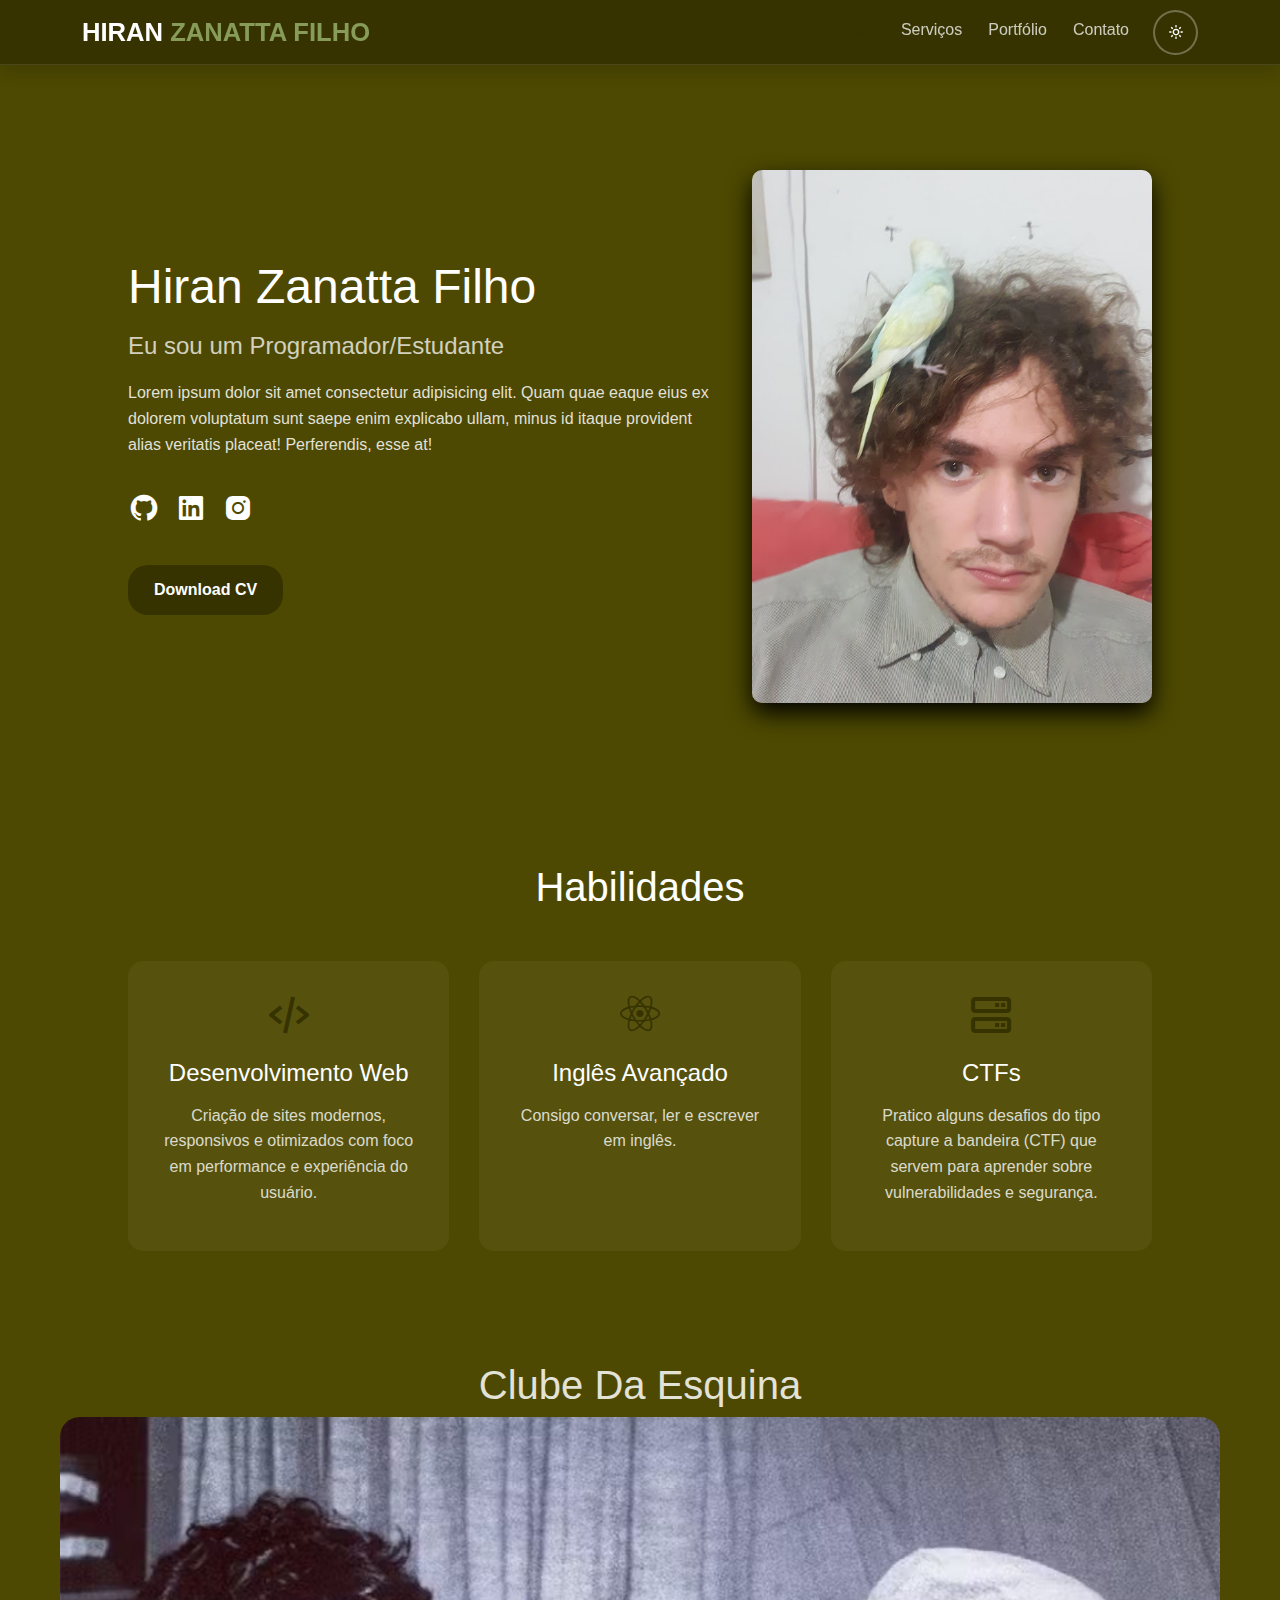
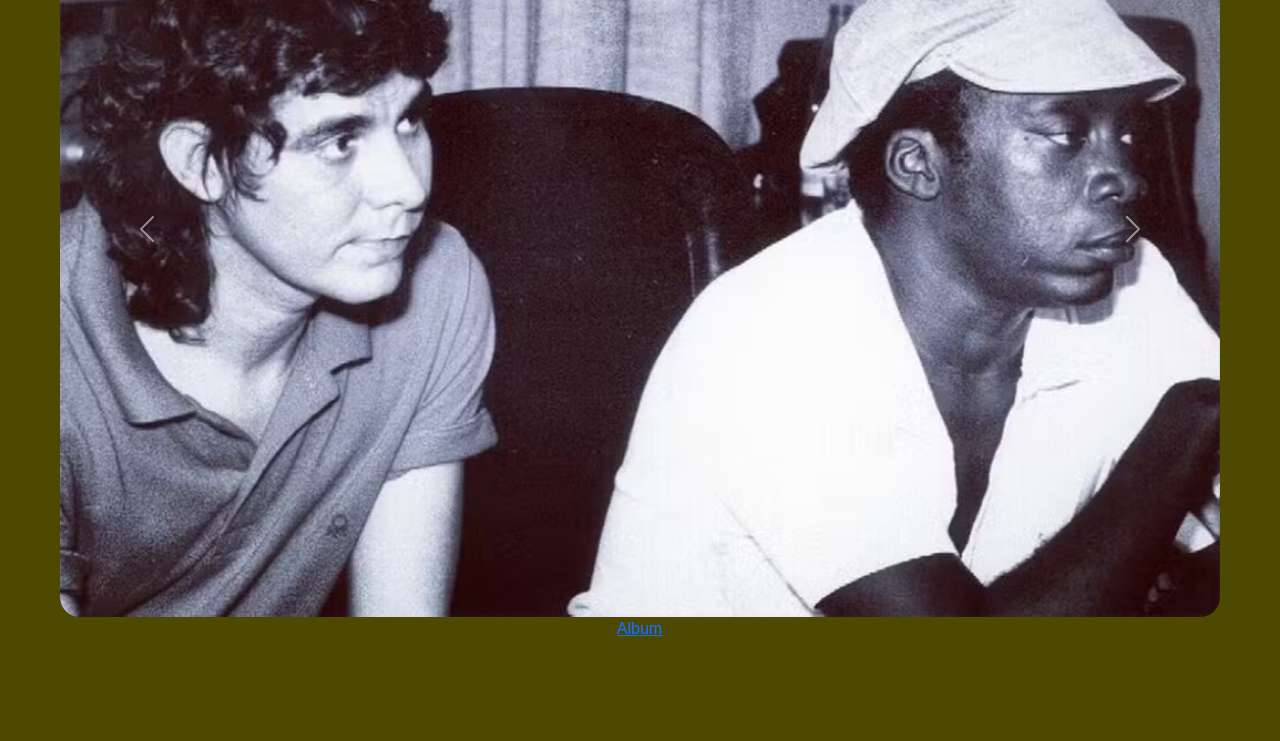
<file: index.html>
<!DOCTYPE html>
<html lang="pt-BR">
<head>
    <meta charset="UTF-8">
    <meta name="viewport" content="width=device-width, initial-scale=1.0">
    <title>Meu Portfólio - Hiran Zanatta Filho</title>

    <link href='https://unpkg.com/boxicons@2.1.4/css/boxicons.min.css' rel='stylesheet'>
    <link href="https://cdn.jsdelivr.net/npm/bootstrap@5.3.3/dist/css/bootstrap.min.css" rel="stylesheet">
    <link rel="stylesheet" href="/css/style.css">
    <link rel="stylesheet" href="/css/temaclaro.css">
</head>
<body>
 
    <nav class="navbar navbar-expand-lg navbar-dark bg-dark fixed-top shadow">
        <div class="container">
            <a class="navbar-brand fw-bold" href="#home">
            Hiran <span style="color: #889C5A;">Zanatta Filho</span>
            </a>
            <button class="navbar-toggler" type="button" data-bs-toggle="collapse" data-bs-target="#navbarNav" 
                    aria-controls="navbarNav" aria-expanded="false" aria-label="Toggle navigation">
            <i class='bx bx-menu fs-1 text-light'></i>
            </button>
            <div class="collapse navbar-collapse justify-content-end" id="navbarNav">
            <ul class="navbar-nav">
                <li class="nav-item">
                    <a class="nav-link active" href="#home">Início</a>
                </li>
                <li class="nav-item">
                <a class="nav-link" href="#services">Serviços</a>
                </li>
                <li class="nav-item">
                <a class="nav-link" href="#portfolio">Portfólio</a>
                </li>
                <li class="nav-item">
                <a class="nav-link" href="#contact">Contato</a>
                </li>
                <li class="nav-item ms-3">
                    <button id="themeToggle" class="btn btn-outline-light theme-toggle" type="button" title="alternar tema">
                        <i class="bx bx-sun theme-icon">

                        </i>
                    </button>
                </li>
            </ul>
            </div>
        </div>
    </nav>

    <!-- AULA 02 -->
    <section class="home" id="home">
        <div class="home-content">
            <h1>Hiran Zanatta Filho</h1>
            <h3>Eu sou um Programador/Estudante</h3>

            <p>
                Lorem ipsum dolor sit amet consectetur adipisicing elit. Quam quae eaque eius ex dolorem voluptatum sunt saepe enim explicabo ullam, minus id itaque provident alias veritatis placeat! Perferendis, esse at!
            </p>
            
            <div class="social-media">
                <a href="https://github.com/hiranzrc" target="_blank">
                    <i class="bx bxl-github"></i>
                </a>
                <a href="https://br.linkedin.com/in/hiran-zanatta-filho-b6a787217" target="_blank">
                    <i class="bx bxl-linkedin-square"></i>
                </a>
                <a href="https://instagram.com/hiranzf" target="_blank">
                    <i class="bx bxl-instagram-alt"></i>
                </a>
            </div>

            <a href="CV - Josué Henrique BR.pdf" class="btn" download="CV - Josué Henrique BR.pdf">Download CV</a>
        </div>

        <div class="home-img">
            <img src="../imgs/Foto.jpg" alt="Foto do Perfil">
        </div>
    </section>

  
    <section class="services" id="services">
        <h2 class="heading">Habilidades</h2>

        <div class="services-container">
            <div class="service-box">
                <i class='bx bx-code-alt'></i>
                <h3>Desenvolvimento Web</h3>
                <p>Criação de sites modernos, responsivos e otimizados com foco em performance e experiência do usuário.</p>
            </div>

            <div class="service-box">
                <i class='bx bxl-react'></i>
                <h3>Inglês Avançado</h3>
                <p>Consigo conversar, ler e escrever em inglês.</p>
            </div>

            <div class="service-box">
                <i class='bx bx-server'></i>
                <h3>CTFs</h3>
                <p>Pratico alguns desafios do tipo capture a bandeira (CTF) que servem para aprender sobre vulnerabilidades e segurança.</p>
            </div>

            
        </div>
    </section>

    
    <section class="carousel">
        <h1>Clube Da Esquina</h1>
        <div id="carouselExample" class="carousel slide carouselImages">
            <div class="carousel-inner">
              <div class="carousel-item active">
                <img src="../imgs/Foto1.png" class="d-block w-100" alt="...">
              </div>
              <div class="carousel-item">
                <img src="../imgs/Foto2.png" class="d-block w-100" alt="...">
              </div>
              <div class="carousel-item">
                <img src="../imgs/Foto3.png" class="d-block w-100" alt="...">
              </div>
              <div class="carousel-item">
                <img src="../imgs/Foto4..jpg" class="d-block w-100" alt="...">
              </div>
              <div class="carousel-item">
                <img src="../imgs/foto5.jpeg" class="d-block w-100" alt="...">
              </div>
            </div>
            <a class ="Album" href="https://www.youtube.com/watch?v=SiK-EjIEKwc&list=RDSiK-EjIEKwc&start_radio=1&pp=ygUWY2x1YmUgZGEgZXNxdWluYSBhbGJ1baAHAQ%3D%3D">Album</a>
            <button class="carousel-control-prev" type="button" data-bs-target="#carouselExample" data-bs-slide="prev">
              <span class="carousel-control-prev-icon" aria-hidden="true"></span>
              <span class="visually-hidden">Previous</span>
            </button>
            <button class="carousel-control-next" type="button" data-bs-target="#carouselExample" data-bs-slide="next">
              <span class="carousel-control-next-icon" aria-hidden="true"></span>
              <span class="visually-hidden">Next</span>
            </button>
          </div>
    </section>

    <script src="https://cdn.jsdelivr.net/npm/bootstrap@5.3.3/dist/js/bootstrap.bundle.min.js"></script>
    <script src="/js/lightmode.js"></script>
</body>
</html>
</file>
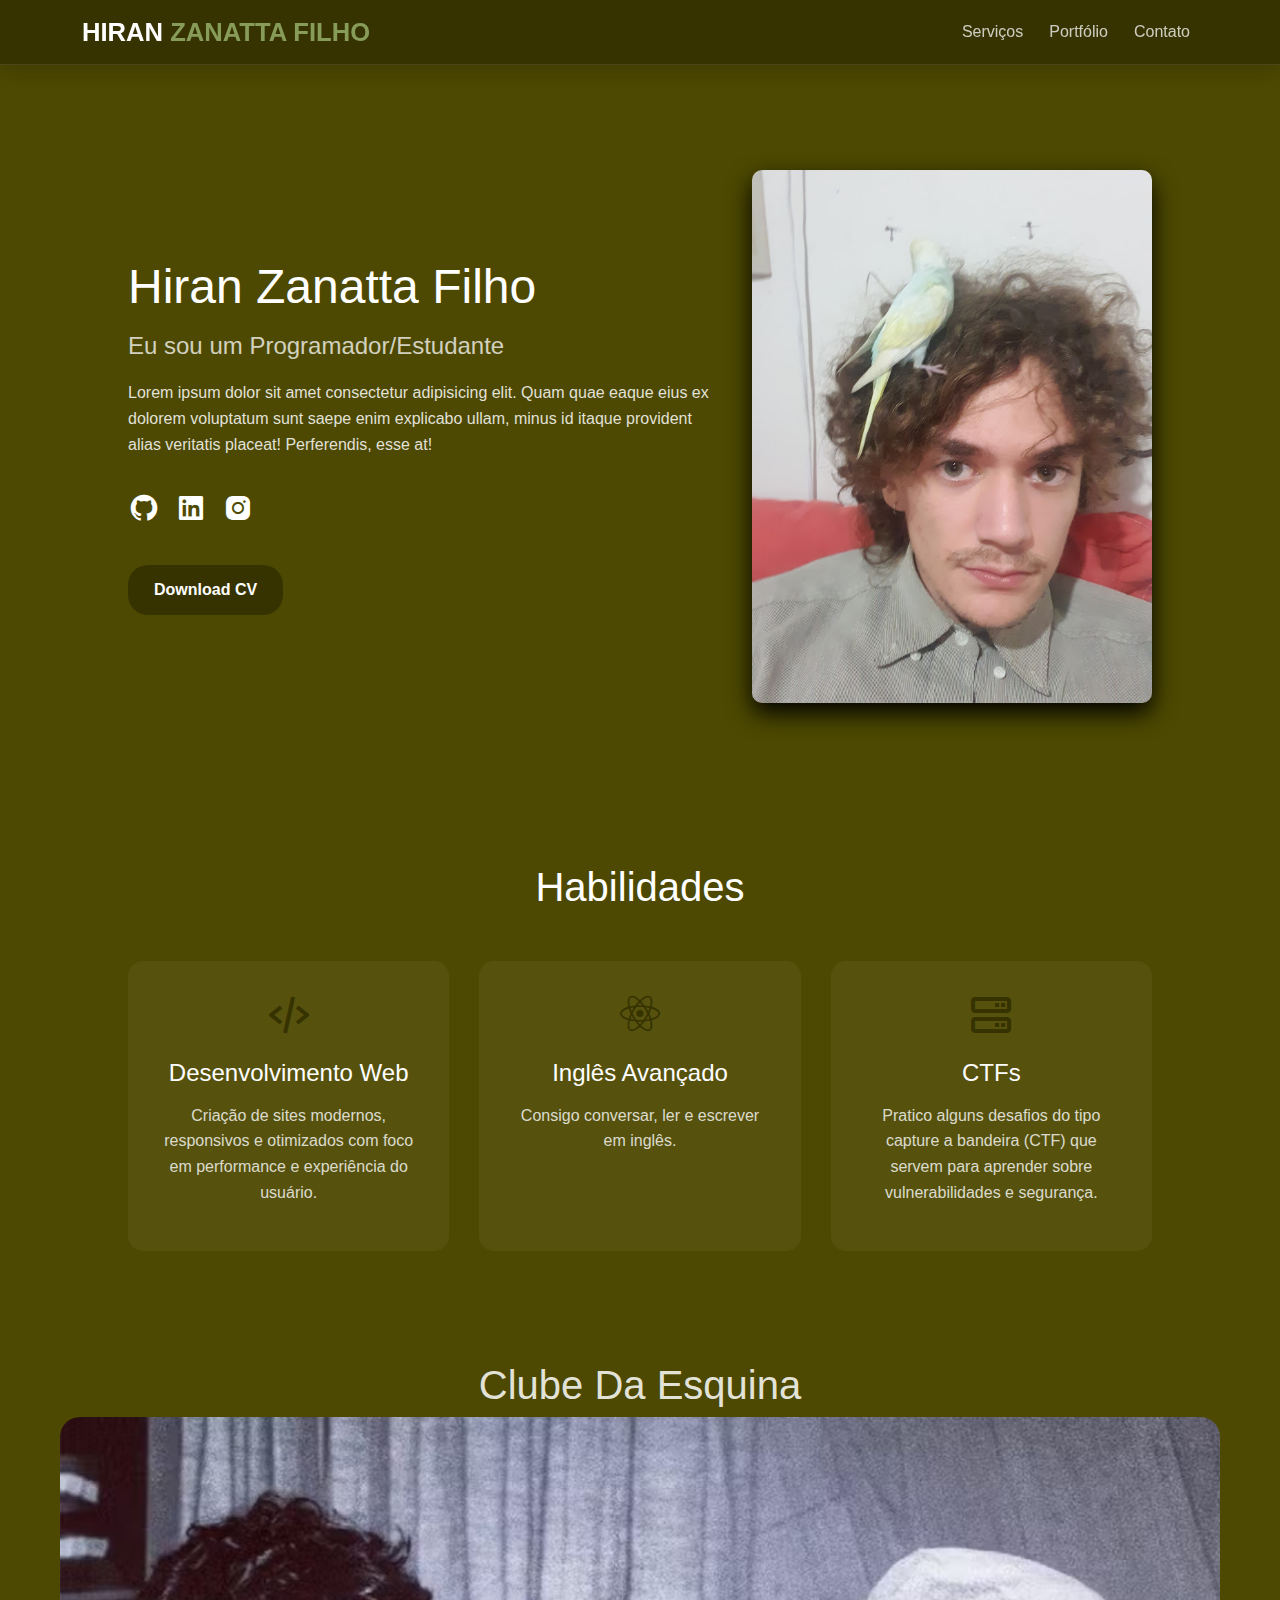
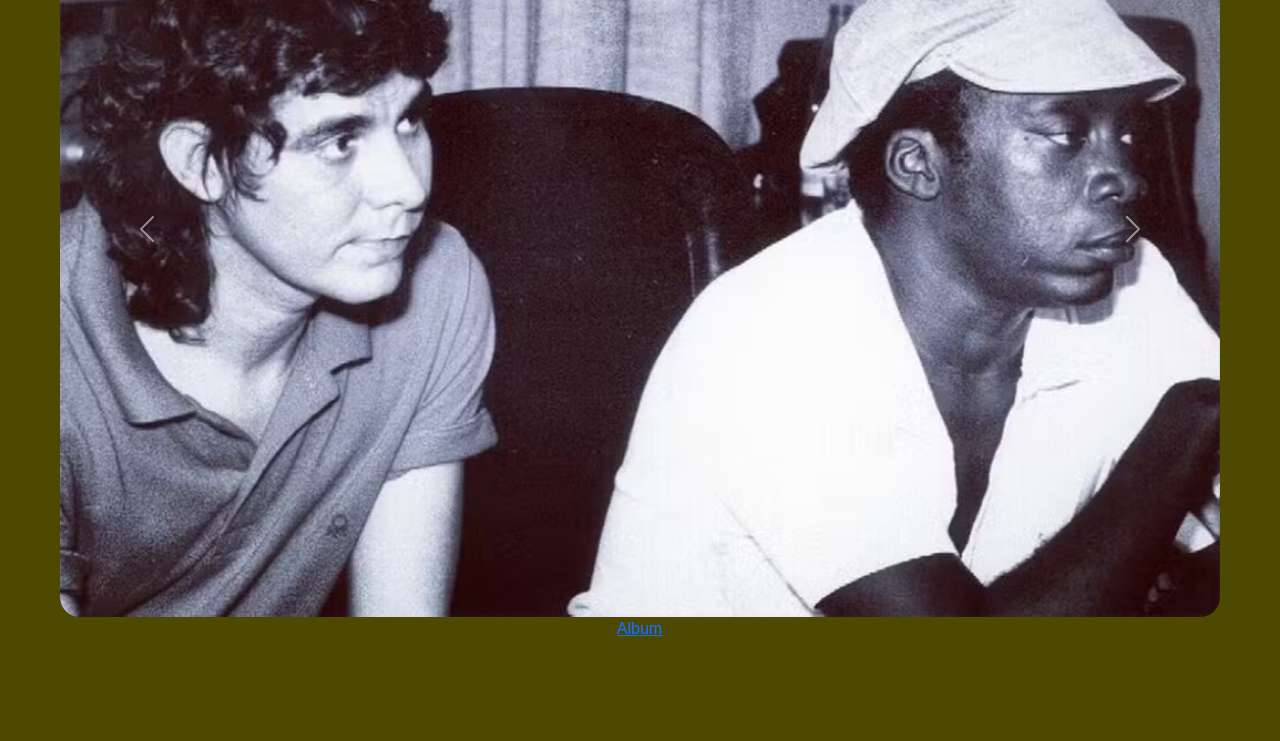
<file: pages/index.html>
<!DOCTYPE html>
<html lang="pt-BR">
<head>
    <meta charset="UTF-8">
    <meta name="viewport" content="width=device-width, initial-scale=1.0">
    <title>Meu Portfólio - Josue Henrique</title>

    <link href='https://unpkg.com/boxicons@2.1.4/css/boxicons.min.css' rel='stylesheet'>
    <link href="https://cdn.jsdelivr.net/npm/bootstrap@5.3.3/dist/css/bootstrap.min.css" rel="stylesheet">
    <link rel="stylesheet" href="../css/style.css">
</head>
<body>
 
    <nav class="navbar navbar-expand-lg navbar-dark bg-dark fixed-top shadow">
        <div class="container">
            <a class="navbar-brand fw-bold" href="#home">
            Hiran <span style="color: #889C5A;">Zanatta Filho</span>
            </a>
            <button class="navbar-toggler" type="button" data-bs-toggle="collapse" data-bs-target="#navbarNav" 
                    aria-controls="navbarNav" aria-expanded="false" aria-label="Toggle navigation">
            <i class='bx bx-menu fs-1 text-light'></i>
            </button>
            <div class="collapse navbar-collapse justify-content-end" id="navbarNav">
            <ul class="navbar-nav">
                <li class="nav-item">
                    <a class="nav-link active" href="#home">Início</a>
                </li>
                <li class="nav-item">
                <a class="nav-link" href="#services">Serviços</a>
                </li>
                <li class="nav-item">
                <a class="nav-link" href="#portfolio">Portfólio</a>
                </li>
                <li class="nav-item">
                <a class="nav-link" href="#contact">Contato</a>
                </li>
            </ul>
            </div>
        </div>
    </nav>

    <!-- AULA 02 -->
    <section class="home" id="home">
        <div class="home-content">
            <h1>Hiran Zanatta Filho</h1>
            <h3>Eu sou um Programador/Estudante</h3>

            <p>
                Lorem ipsum dolor sit amet consectetur adipisicing elit. Quam quae eaque eius ex dolorem voluptatum sunt saepe enim explicabo ullam, minus id itaque provident alias veritatis placeat! Perferendis, esse at!
            </p>
            
            <div class="social-media">
                <a href="https://github.com/hiranzrc" target="_blank">
                    <i class="bx bxl-github"></i>
                </a>
                <a href="https://br.linkedin.com/in/hiran-zanatta-filho-b6a787217" target="_blank">
                    <i class="bx bxl-linkedin-square"></i>
                </a>
                <a href="https://instagram.com/hiranzf" target="_blank">
                    <i class="bx bxl-instagram-alt"></i>
                </a>
            </div>

            <a href="CV - Josué Henrique BR.pdf" class="btn" download="CV - Josué Henrique BR.pdf">Download CV</a>
        </div>

        <div class="home-img">
            <img src="../imgs/Foto.jpg" alt="Foto do Perfil">
        </div>
    </section>

  
    <section class="services" id="services">
        <h2 class="heading">Habilidades</h2>

        <div class="services-container">
            <div class="service-box">
                <i class='bx bx-code-alt'></i>
                <h3>Desenvolvimento Web</h3>
                <p>Criação de sites modernos, responsivos e otimizados com foco em performance e experiência do usuário.</p>
            </div>

            <div class="service-box">
                <i class='bx bxl-react'></i>
                <h3>Inglês Avançado</h3>
                <p>Consigo conversar, ler e escrever em inglês.</p>
            </div>

            <div class="service-box">
                <i class='bx bx-server'></i>
                <h3>CTFs</h3>
                <p>Pratico alguns desafios do tipo capture a bandeira (CTF) que servem para aprender sobre vulnerabilidades e segurança.</p>
            </div>

            
        </div>
    </section>

    
    <section class="carousel">
        <h1>Clube Da Esquina</h1>
        <div id="carouselExample" class="carousel slide carouselImages">
            <div class="carousel-inner">
              <div class="carousel-item active">
                <img src="../imgs/Foto1.png" class="d-block w-100" alt="...">
              </div>
              <div class="carousel-item">
                <img src="../imgs/Foto2.png" class="d-block w-100" alt="...">
              </div>
              <div class="carousel-item">
                <img src="../imgs/Foto3.png" class="d-block w-100" alt="...">
              </div>
              <div class="carousel-item">
                <img src="../imgs/Foto4..jpg" class="d-block w-100" alt="...">
              </div>
              <div class="carousel-item">
                <img src="../imgs/foto5.jpeg" class="d-block w-100" alt="...">
              </div>
            </div>
            <a class ="Album" href="https://www.youtube.com/watch?v=SiK-EjIEKwc&list=RDSiK-EjIEKwc&start_radio=1&pp=ygUWY2x1YmUgZGEgZXNxdWluYSBhbGJ1baAHAQ%3D%3D">Album</a>
            <button class="carousel-control-prev" type="button" data-bs-target="#carouselExample" data-bs-slide="prev">
              <span class="carousel-control-prev-icon" aria-hidden="true"></span>
              <span class="visually-hidden">Previous</span>
            </button>
            <button class="carousel-control-next" type="button" data-bs-target="#carouselExample" data-bs-slide="next">
              <span class="carousel-control-next-icon" aria-hidden="true"></span>
              <span class="visually-hidden">Next</span>
            </button>
          </div>
    </section>

    <script src="https://cdn.jsdelivr.net/npm/bootstrap@5.3.3/dist/js/bootstrap.bundle.min.js"></script>
</body>
</html>
</file>
<file: css/style.css>
* {
    margin: 0;
    padding: 0;
    box-sizing: border-box;
    font-family: 'Segoe UI', Tahoma, Geneva, Verdana, sans-serif;
}

body {
    background-color: #4D4902 !important;
    color: rgba(255, 255, 255, 0.85) !important;
    padding-top: 90px;
    
}


section {
    background: transparent !important;
}


.navbar {
    backdrop-filter: blur(6px);
    background-color:#363301 !important;
    border-bottom: 1px solid rgba(255, 255, 255, 0.1);
}

.navbar-brand {
    font-size: 1.6rem;
    color: white !important;
    text-transform: uppercase;
}

.navbar-brand span {
    color: #363301;
}

.nav-link {
    color: rgba(255, 255, 255, 0.75) !important;
    font-weight: 500;
    margin-left: 10px;
    transition: color 0.3s ease;
}

.nav-link:hover,
.nav-link.active {
    color: #363301 !important;
}


.home {
    display: flex;
    align-items: center;
    justify-content: space-between;
    padding: 80px 10%;
    flex-wrap: wrap;
}

.home-content {
    max-width: 600px;
}

.home-content h1 {
    font-size: 3rem;
    color: white;
    margin-bottom: 16px;
}

.home-content h3 {
    font-size: 1.5rem;
    color: rgba(255, 255, 255, 0.756);
    margin-bottom: 20px;
}

.home-content p {
    font-size: 1rem;
    line-height: 1.6;
    margin-bottom: 30px;
}

.social-media {
    display: flex;
    gap: 15px;
    margin-bottom: 30px;
}

.social-media a {
    font-size: 2rem;
    color: white;
    transition: color 0.3s ease;
}

.social-media a:hover {
    color: #363301;
}

.btn {
    display: inline-block;
    padding: 12px 25px;
    background-color: #363301 !important;
    color: white !important;
    text-decoration: none;
    border-radius: 20px;
    font-weight: bold;
    transition: background-color 0.3s ease;
}

.btn:hover {
    background-color: #363301 !important;
}

.home-img {
    max-width: 400px;
    flex: 1;
    display: flex;
    justify-content: center;
}

.home-img img {
    width: 100%;
    border-radius: 10px;
    box-shadow: 0 10px 25px black;
}

@media (max-width: 900px) {
    .home {
        flex-direction: column-reverse;
        padding: 50px 5%;
        text-align: center;
    }

    .home-content {
        max-width: 100%;
    }

    .social-media {
        justify-content: center;
    }

    .home-img {
        margin-bottom: 30px;
    }
}


.services {
    padding: 80px 10%;
    text-align: center;
    background-color: rgba(15, 15, 15, 0.95);
}

.services .heading {
    font-size: 2.5rem;
    color: white;
    margin-bottom: 50px;
}

.services-container {
    display: grid;
    grid-template-columns: repeat(auto-fit, minmax(250px, 1fr));
    gap: 30px;
}

.service-box {
    background-color: rgba(255, 255, 255, 0.05) !important;
    border-radius: 15px;
    padding: 30px;
    transition: transform 0.3s ease, box-shadow 0.3s ease;
}

.service-box:hover {
    transform: translateY(-8px);
    box-shadow: 0 10px 25px rgba(0, 0, 0, 0.5);
}

.service-box i {
    font-size: 3rem;
    color: #363301;
    margin-bottom: 20px;
}

.service-box h3 {
    color: white;
    font-size: 1.5rem;
    margin-bottom: 15px;
}

.service-box p {
    color: rgba(255, 255, 255, 0.8) !important;
    font-size: 1rem;
    line-height: 1.6;
}

.carousel h1 {
    text-align: center;
margin-top: 30px;
}

.carousel-inner{
    border-radius: 20px;
    
}
.carousel {
    margin-left: 30px;
    margin-right: 30px;
    margin-bottom: 50px;
    display: grid;
    
}


.carousel img{
    height: 800px;
    
}
.Album{
    text-align: center;
}
</file>
<file: css/temaclaro.css>
.theme-toggle{
    border-radius: 50% !important;
    width: 45px;
    height: 45px;
    padding: 0;
    display: flex;
    align-items: center;
    justify-content: center;
    border: 2px solid rgba(255,255,255,0.3) !important;
    transition: all 0.3s ease;
    
}
body.light-mode{
    background-color: #f5f5f5 !important;
    color: black !important;
    

}
body.light-mode h1{
    color: black !important;
}
body.light-mode h2{
    color: black !important;
}
body.light-mode h3{
    color: black !important;
}
body.light-mode .services p{
    color: black !important;
}
body.light-mode .service-box{
   background-color: lightgray !important;
}
body.light-mode .bx {
    color: gray;
}
body.light-mode .bx:hover{
    color: rgb(57, 57, 57) !important;
}
</file>
